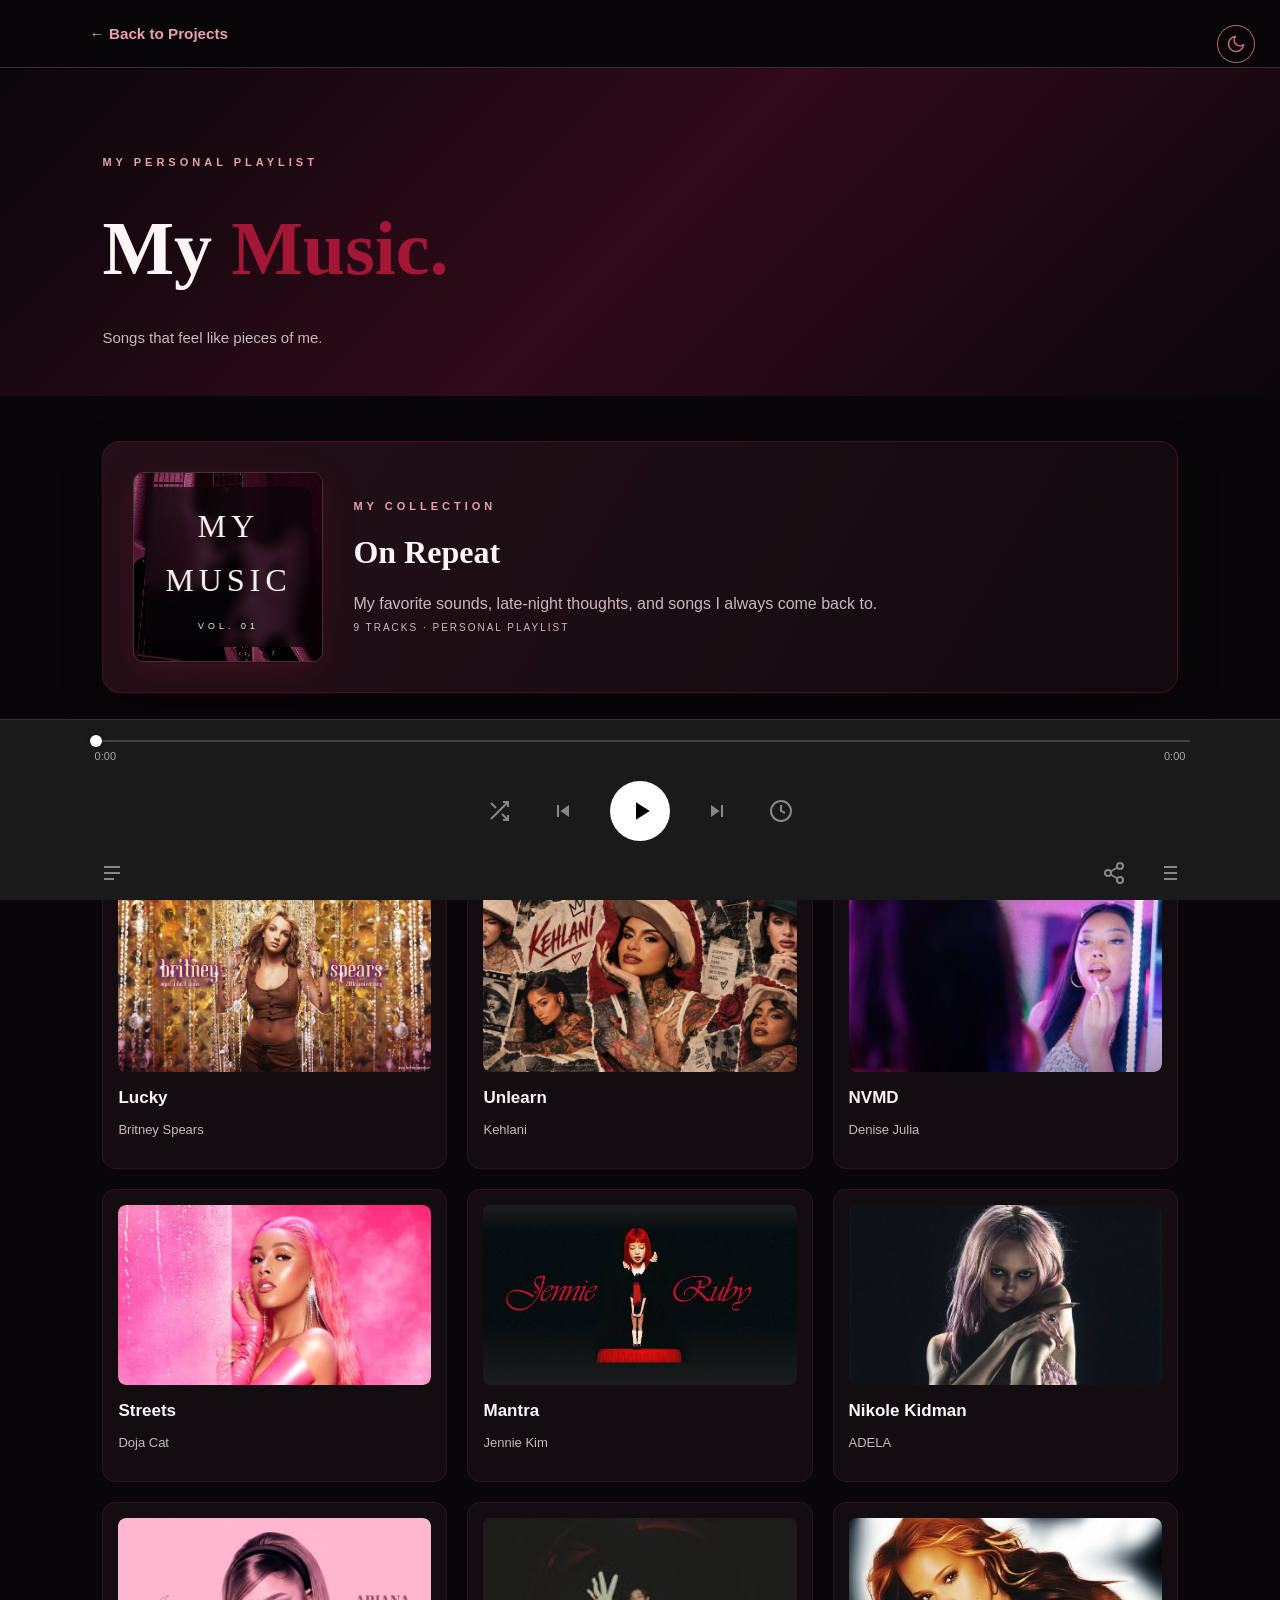
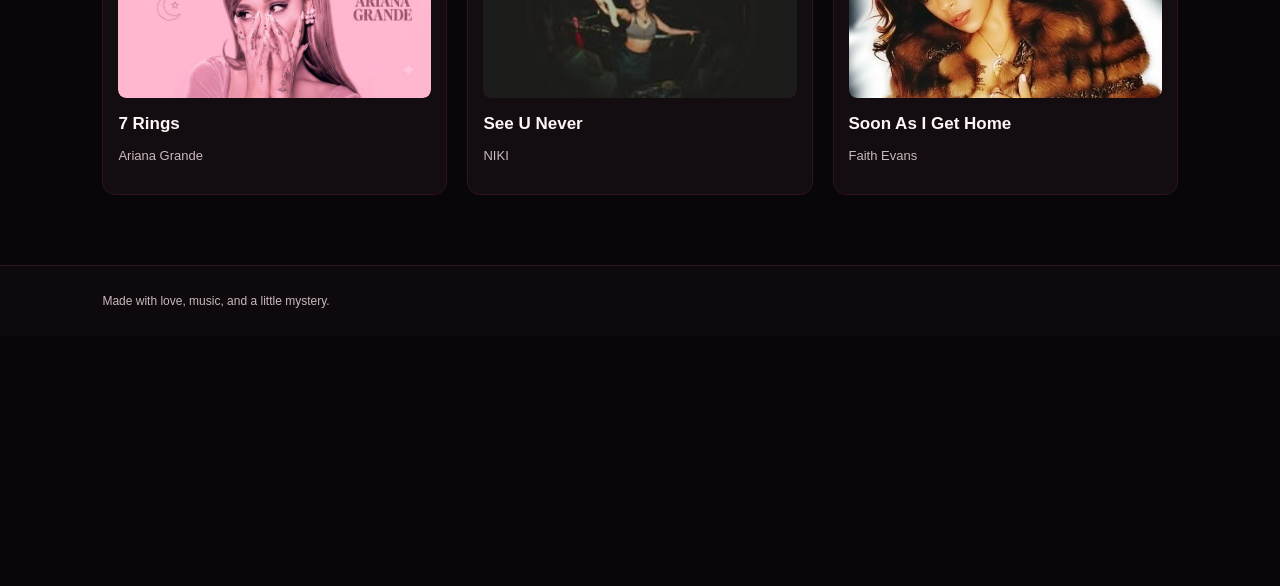
<file: index.html>
<!DOCTYPE html>
<html lang="en">
<head>
    <meta charset="UTF-8">
    <meta name="viewport" content="width=device-width, initial-scale=1.0">
    <title>My Music</title>
    <link rel="stylesheet" href="style.css">
    <link rel="stylesheet" href="music.css">
</head>
<body class="music-page">

<div style="padding: 20px 7%; background: rgba(9, 6, 9, 0.95); border-bottom: 1px solid rgba(232, 160, 176, 0.25); width: 100%;">
    <a href="https://dyanne-brtz.github.io/MY-PORTFOLIO-ITE/projects.html" style="color: #e8a0b0; text-decoration: none; font-size: 0.95rem; font-weight: bold; font-family: Arial, sans-serif;">← Back to Projects</a>
</div>

<div class="theme-toggle-container">
    <button id="theme-toggle" class="theme-toggle" aria-label="Toggle Theme">
        <svg id="moon-icon" xmlns="http://www.w3.org/2000/svg" width="20" height="20" viewBox="0 0 24 24" fill="none" stroke="currentColor" stroke-width="2" stroke-linecap="round" stroke-linejoin="round"><path d="M21 12.79A9 9 0 1 1 11.21 3 7 7 0 0 0 21 12.79z"></path></svg>
        <svg id="sun-icon" xmlns="http://www.w3.org/2000/svg" width="20" height="20" viewBox="0 0 24 24" fill="none" stroke="currentColor" stroke-width="2" stroke-linecap="round" stroke-linejoin="round" style="display: none;"><circle cx="12" cy="12" r="5"></circle><line x1="12" y1="1" x2="12" y2="3"></line><line x1="12" y1="21" x2="12" y2="23"></line><line x1="4.22" y1="4.22" x2="5.64" y2="5.64"></line><line x1="18.36" y1="18.36" x2="19.78" y2="19.78"></line><line x1="1" y1="12" x2="3" y2="12"></line><line x1="21" y1="12" x2="23" y2="12"></line><line x1="4.22" y1="19.78" x2="5.64" y2="18.36"></line><line x1="18.36" y1="5.64" x2="19.78" y2="4.22"></line></svg>
    </button>
</div>

    <header class="music-header">
        <div class="music-heading">
            <p class="music-eyebrow">MY PERSONAL PLAYLIST</p>
            <h1>My <span>Music.</span></h1>
            <p class="music-subtitle">Songs that feel like pieces of me.</p>
        </div>
    </header>

    <main class="music-container">
        <section class="music-intro">
            <div class="playlist-cover">
                 <img src="guitar.jpg" alt="Purple Guitar">
                  <div class="playlist-cover-text">
                      <span>MY</span>
                      <span>MUSIC</span>
                      <small>VOL. 01</small>
                 </div>
            </div>
            <div class="playlist-details">
                <p class="music-eyebrow">MY COLLECTION</p>
                <h2>On Repeat</h2>
                <p>My favorite sounds, late-night thoughts, and songs I always come back to.</p>
                <p class="song-count">9 TRACKS · PERSONAL PLAYLIST</p>
            </div>
        </section>

        <section class="music-library" id="music-library">
            <div class="music-section-heading">
                <div>
                    <p class="music-eyebrow">THE SOUNDTRACK</p>
                    <h2>My Favorite Songs</h2>
                </div>
                <span class="music-label">01 — 09</span>
            </div>

            <div class="music-grid">
                <article class="music-card" onclick="playSong('Britney Spears - Lucky (Lyrics).mp3', this)">
                     <div class="album-cover cover-1"><img src="01.jpg" alt="Lucky"></div>
                    <div class="song-info"><h3>Lucky</h3><p>Britney Spears</p></div>
                </article>
                <article class="music-card" onclick="playSong('Kehlani - Unlearn (Official Audio).mp3', this)">
                    <div class="album-cover cover-2"><img src="02.jpg" alt="Unlearn"></div>
                    <div class="song-info"><h3>Unlearn</h3><p>Kehlani</p></div>
                </article>
                <article class="music-card" onclick="playSong('Denise Julia - NVMD (Lyrics).mp3', this)">
                    <div class="album-cover cover-3"><img src="03.jpg" alt="NMVD"></div>
                    <div class="song-info"><h3>NVMD</h3><p>Denise Julia</p></div>
                </article>
                <article class="music-card" onclick="playSong('Doja Cat - Streets (Lyrics).mp3', this)">
                    <div class="album-cover cover-4"><img src="04.jpg" alt="Streets"></div>
                    <div class="song-info"><h3>Streets</h3><p>Doja Cat</p></div>
                </article>
                <article class="music-card" onclick="playSong('JENNIE Mantra Lyrics.mp3', this)">
                    <div class="album-cover cover-5"><img src="05.jpg" alt="Mantra"></div>
                    <div class="song-info"><h3>Mantra</h3><p>Jennie Kim</p></div>
                </article>
                <article class="music-card" onclick="playSong('ADÉLA - Nicole Kidman.mp3', this)">
                    <div class="album-cover cover-6"><img src="06.jpg" alt="Nikole Kidman"></div>
                    <div class="song-info"><h3>Nikole Kidman</h3><p>ADELA</p></div>
                </article>
                <article class="music-card" onclick="playSong('Ariana Grande - 7 rings (Lyrics).mp3', this)">
                    <div class="album-cover cover-7"><img src="07.jpg" alt="7 Rings"></div>
                    <div class="song-info"><h3>7 Rings</h3><p>Ariana Grande</p></div>
                </article>
                <article class="music-card" onclick="playSong('NIKI - SEE U NEVER (LYRICS).mp3', this)">
                    <div class="album-cover cover-8"><img src="08.jpg" alt="See U Never"></div>
                    <div class="song-info"><h3>See U Never</h3><p>NIKI</p></div>
                </article>
                <article class="music-card" onclick="playSong('Faith Evans - Soon as I Get Home (Throwback).mp3', this)">
                    <div class="album-cover cover-9"><img src="09.jpg" alt="Soon As I Get Home"></div>
                    <div class="song-info"><h3>Soon As I Get Home</h3><p>Faith Evans</p></div>
                </article>
            </div>
        </section>
    </main>

    <footer class="music-footer">
        <p>Made with love, music, and a little mystery.</p>
    </footer>

    <div class="bottom-player">
        <div class="player-progress-container">
            <input type="range" id="seek-bar" value="0" max="100" step="0.1">
        </div>
        <div class="player-time">
            <span id="current-time">0:00</span>
            <span id="total-time">0:00</span>
        </div>
        <div class="player-controls">
            <button class="icon-btn" id="shuffle-btn" title="Shuffle">
                <svg viewBox="0 0 24 24" fill="none" stroke="currentColor" stroke-width="2"><path d="M16 3h5v5M4 20L21 3M21 16v5h-5M15 15l6 6M4 4l5 5"/></svg>
            </button>
            <button class="icon-btn" id="prev-btn" title="Previous">
                <svg viewBox="0 0 24 24" fill="currentColor"><path d="M6 6h2v12H6zm3.5 6l8.5 6V6z"/></svg>
            </button>
            <button class="main-play-btn" id="main-play-btn" title="Play/Pause">
                <svg viewBox="0 0 24 24" fill="currentColor" id="main-play-icon"><path d="M8 5v14l11-7z"/></svg>
            </button>
            <button class="icon-btn" id="next-btn" title="Next">
                <svg viewBox="0 0 24 24" fill="currentColor"><path d="M6 18l8.5-6L6 6v12zM16 6v12h2V6h-2z"/></svg>
            </button>
            <button class="icon-btn" id="timer-btn" title="Sleep Timer">
                <svg viewBox="0 0 24 24" fill="none" stroke="currentColor" stroke-width="2"><circle cx="12" cy="12" r="10"/><path d="M12 6v6l4 2"/></svg>
            </button>
        </div>
        <div class="player-bottom-controls">
            <button class="icon-btn" title="Lyrics">
                <svg viewBox="0 0 24 24" fill="none" stroke="currentColor" stroke-width="2"><path d="M4 6h16M4 12h16M4 18h10"/></svg>
            </button>
            <div style="display: flex; gap: 20px;">
                <button class="icon-btn" title="Share">
                    <svg viewBox="0 0 24 24" fill="none" stroke="currentColor" stroke-width="2"><circle cx="18" cy="5" r="3"/><circle cx="6" cy="12" r="3"/><circle cx="18" cy="19" r="3"/><line x1="8.59" y1="13.51" x2="15.42" y2="17.49"/><line x1="15.41" y1="6.51" x2="8.59" y2="10.49"/></svg>
                </button>
                <button class="icon-btn" title="Queue">
                    <svg viewBox="0 0 24 24" fill="none" stroke="currentColor" stroke-width="2"><line x1="8" y1="6" x2="21" y2="6"/><line x1="8" y1="12" x2="21" y2="12"/><line x1="8" y1="18" x2="21" y2="18"/><line x1="3" y1="6" x2="3.01" y2="6"/><line x1="3" y1="12" x2="3.01" y2="12"/><line x1="3" y1="18" x2="3.01" y2="18"/></svg>
                </button>
            </div>
        </div>
    </div>

    <audio id="audio-player"></audio>

    <script>
        const audio = document.getElementById('audio-player');
        const mainPlayBtn = document.getElementById('main-play-btn');
        const mainPlayIcon = document.getElementById('main-play-icon');
        const seekBar = document.getElementById('seek-bar');
        const currentTimeEl = document.getElementById('current-time');
        const totalTimeEl = document.getElementById('total-time');
        const prevBtn = document.getElementById('prev-btn');
        const nextBtn = document.getElementById('next-btn');
        
        let currentSongIndex = -1;
        let songs = [
            'Britney Spears - Lucky (Lyrics).mp3',
            'Kehlani - Unlearn (Official Audio).mp3',
            'Denise Julia - NVMD (Lyrics).mp3',
            'Doja Cat - Streets (Lyrics).mp3',
            'JENNIE Mantra Lyrics.mp3',
            'ADÉLA - Nicole Kidman.mp3',
            'Ariana Grande - 7 rings (Lyrics).mp3',
            'NIKI - SEE U NEVER (LYRICS).mp3',
            'Faith Evans - Soon as I Get Home (Throwback).mp3'
        ];

        const playIcon = '<path d="M8 5v14l11-7z"/>';
        const pauseIcon = '<path d="M6 19h4V5H6v14zm8-14v14h4V5h-4z"/>';

        function playSong(src, cardElement) {
            const index = songs.indexOf(src);
            if (index !== -1) {
                currentSongIndex = index;
                audio.src = src;
                audio.play();
                mainPlayIcon.innerHTML = pauseIcon;
                
                document.querySelectorAll('.music-card').forEach(c => c.style.borderColor = '#30131e');
                if(cardElement) cardElement.style.borderColor = '#a41635';
            }
        }

        mainPlayBtn.addEventListener('click', () => {
            if (audio.paused) {
                if (!audio.src) {
                    playSong(songs[0]);
                } else {
                    audio.play();
                }
                mainPlayIcon.innerHTML = pauseIcon;
            } else {
                audio.pause();
                mainPlayIcon.innerHTML = playIcon;
            }
        });

        audio.addEventListener('timeupdate', () => {
            if (!isNaN(audio.duration)) {
                const progress = (audio.currentTime / audio.duration) * 100;
                seekBar.value = progress;
                currentTimeEl.textContent = formatTime(audio.currentTime);
                totalTimeEl.textContent = formatTime(audio.duration);
            }
        });

        seekBar.addEventListener('input', () => {
            const time = (seekBar.value / 100) * audio.duration;
            audio.currentTime = time;
        });

        audio.addEventListener('ended', () => {
            mainPlayIcon.innerHTML = playIcon;
            if (currentSongIndex < songs.length - 1) {
                playSong(songs[currentSongIndex + 1]);
            }
        });

        nextBtn.addEventListener('click', () => {
            if (currentSongIndex < songs.length - 1) {
                playSong(songs[currentSongIndex + 1]);
            }
        });

        prevBtn.addEventListener('click', () => {
            if (currentSongIndex > 0) {
                playSong(songs[currentSongIndex - 1]);
            }
        });

        function formatTime(seconds) {
            const min = Math.floor(seconds / 60);
            const sec = Math.floor(seconds % 60);
            return min + ':' + (sec < 10 ? '0' : '') + sec;
        }
    </script>

    <script src="theme.js"></script>
</body>
</html>
</file>
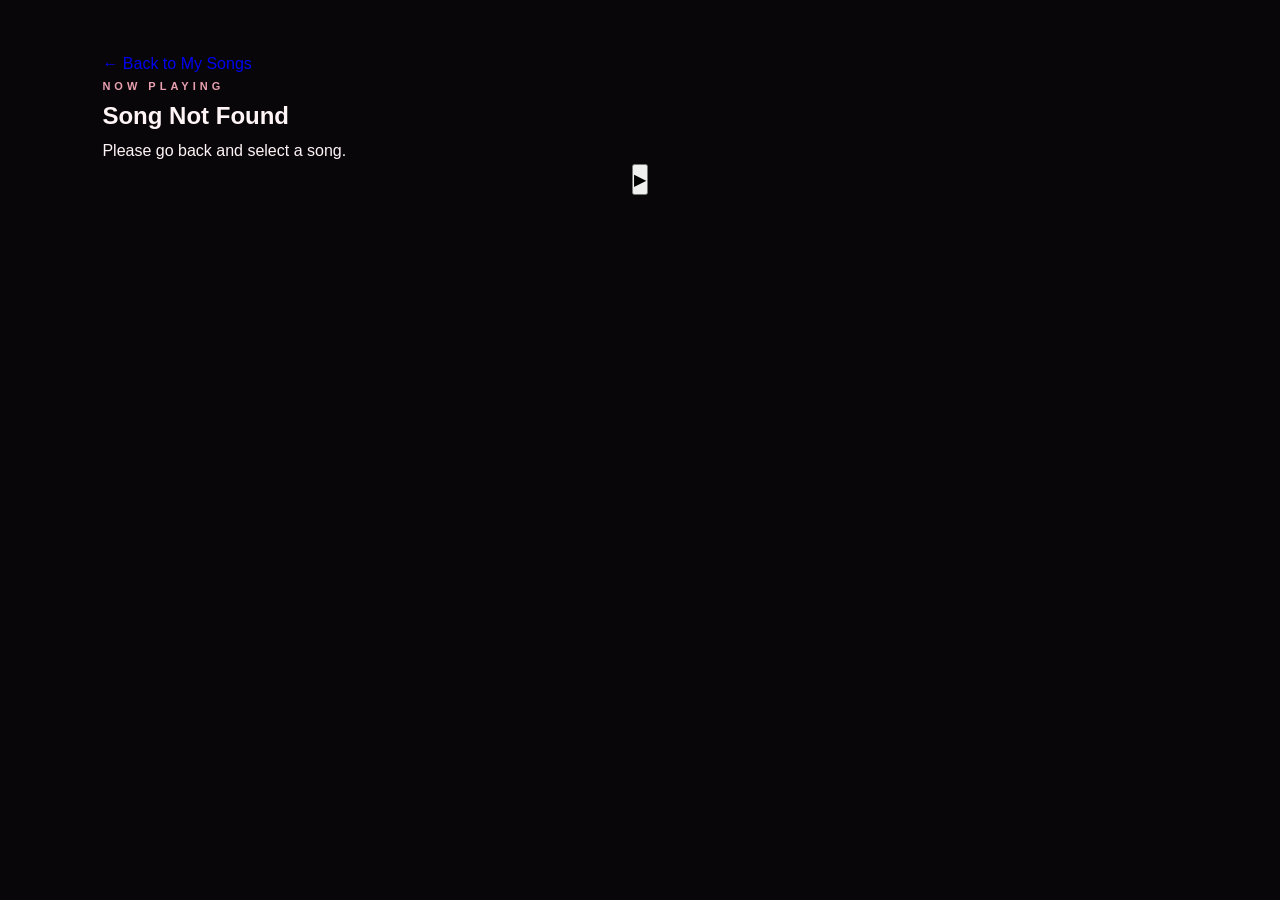
<file: lyrics.html>
<!DOCTYPE html>
<html lang="en">
<head>
    <meta charset="UTF-8">
    <meta name="viewport" content="width=device-width, initial-scale=1.0">
    <title>Lyrics</title>
    <link rel="stylesheet" href="style.css">
    <link rel="stylesheet" href="music.css">
</head>
<body class="music-page">

    <main class="music-container" style="padding-top: 50px;">
        <section class="lyrics-view" style="margin-top: 0; border: none; background: transparent; padding: 0;">
            <a href="index.html" class="lyrics-back" style="text-decoration: none; display: inline-block;">← Back to My Songs</a>

            <div class="lyrics-content">
                <div class="custom-player">
                    <audio id="audio-player"></audio>
                    <div class="player-info">
                        <p class="music-eyebrow">NOW PLAYING</p>
                        <h2 id="lyrics-title">Loading...</h2>
                        <p id="lyrics-artist">Loading...</p>
                    </div>
                    <div class="player-controls">
                        <button id="play-btn" class="ctrl-btn">▶</button>
                    </div>
                </div>
                <div class="lyrics-text" id="lyrics-text"></div>
            </div>
        </section>
    </main>

    <script src="music.js"></script>
</body>
</html>
</file>
<file: style.css>
* {
    margin: 0;
    padding: 0;
    box-sizing: border-box;
}

html {
    scroll-behavior: smooth;
}

body {
    min-height: 100vh;
    font-family: Arial, sans-serif;
    line-height: 1.7;
    transition: background 0.3s ease, color 0.3s ease;
}

a {
    text-decoration: none;
    transition: 0.3s ease;
}

img {
    max-width: 100%;
    display: block;
}

button, input {
    font: inherit;
}

.theme-toggle-container {
    position: fixed;
    top: 25px;
    right: 25px;
    z-index: 999;
}

.theme-toggle {
    background: transparent;
    border: 1px solid #c16a78;
    color: #c16a78;
    width: 38px;
    height: 38px;
    border-radius: 50%;
    cursor: pointer;
    display: flex;
    align-items: center;
    justify-content: center;
    transition: 0.3s ease;
}

.theme-toggle:hover {
    background: #c16a78;
    color: #100d0e;
    transform: scale(1.1);
}

body.light-mode {
    background-color: #f4f4f9 !important;
    color: #1a1a1a !important;
}

body.light-mode .music-page {
    background: #f4f4f9 !important;
    color: #1a1a1a !important;
}

body.light-mode .music-header {
    background: #f4f4f9 !important;
    border-bottom: 1px solid rgba(164, 22, 53, 0.2) !important;
}

body.light-mode .music-heading h1,
body.light-mode .playlist-details h2,
body.light-mode .music-section-heading h2 {
    color: #1a1a1a !important;
}

body.light-mode .music-heading h1 span {
    color: #a41635 !important;
}

body.light-mode .music-subtitle,
body.light-mode .playlist-details p:not(.music-eyebrow) {
    color: #555 !important;
}

body.light-mode .music-intro {
    background: #ffffff !important;
    border-color: rgba(164, 22, 53, 0.3) !important;
}

body.light-mode .music-card {
    background: #ffffff !important;
    border-color: rgba(164, 22, 53, 0.3) !important;
}

body.light-mode .song-info p {
    color: #555 !important;
}

body.light-mode .lyrics-button {
    color: #a41635 !important;
    border-color: #a41635 !important;
}

body.light-mode .lyrics-button:hover {
    background: #a41635 !important;
    color: #ffffff !important;
}

body.light-mode .custom-player {
    background: #ffffff !important;
    border-color: rgba(164, 22, 53, 0.3) !important;
}

body.light-mode .player-info p:last-child {
    color: #555 !important;
}

body.light-mode .lyrics-back {
    color: #a41635 !important;
    border-color: #a41635 !important;
}

body.light-mode .music-footer {
    background: #ffffff !important;
    color: #555 !important;
    border-top: 1px solid rgba(164, 22, 53, 0.2) !important;
}

body.light-mode .theme-toggle {
    background: rgba(255, 255, 255, 0.8);
    border-color: #8b2635;
    color: #8b2635;
}
</file>
<file: music.css>
.music-page { background: #090609; color: #fff5f7; font-family: Arial, sans-serif; min-height: 100vh; padding-bottom: 250px; }
.music-page .music-header { padding: 30px 8% 45px; background: linear-gradient(135deg, #090609, #310b1a, #090609); }
.music-back, .music-footer a { color: #e8a0b0; text-decoration: none; transition: color 0.3s ease; }
.music-heading { margin-top: 55px; }
.music-eyebrow { color: #e8a0b0; font-size: 11px; letter-spacing: 4px; font-weight: bold; }
.music-heading h1 { font-size: clamp(42px, 7vw, 76px); margin: 12px 0; font-family: "Playfair Display", Georgia, serif; }
.music-heading h1 span { color: #a41635; }
.music-subtitle { color: #c9b9bf; font-size: 15px; }
.music-container { width: 84%; max-width: 1200px; margin: 0 auto; padding: 45px 0 70px; }
.music-intro { display: flex; align-items: center; gap: 30px; padding: 30px; margin-bottom: 65px; border: 1px solid rgba(164, 22, 53, 0.35); border-radius: 18px; background: linear-gradient(120deg, #241018, #110a0e); box-shadow: 0 15px 40px rgba(0, 0, 0, 0.3); }
.playlist-cover { width: 190px; height: 190px; flex-shrink: 0; position: relative; overflow: hidden; border: 1px solid rgba(255, 245, 247, 0.15); border-radius: 10px; box-shadow: 0 10px 35px rgba(164, 22, 53, 0.2); }
.playlist-cover img { position: absolute; top: 0; left: 0; width: 100%; height: 100%; object-fit: cover; z-index: 1; }
.playlist-cover-text { position: absolute; top: 50%; left: 50%; transform: translate(-50%, -50%); z-index: 2; display: flex; flex-direction: column; align-items: center; text-align: center; background: rgba(9, 6, 9, 0.65); padding: 12px 20px; border-radius: 10px; backdrop-filter: blur(4px); }
.playlist-cover span { font-family: "Playfair Display", Georgia, serif; font-size: 32px; letter-spacing: 5px; }
.playlist-cover small { margin-top: 12px; letter-spacing: 4px; font-size: 9px; }
.playlist-details h2, .music-section-heading h2 { font-family: "Playfair Display", Georgia, serif; font-size: 32px; margin: 10px 0; }
.playlist-details p:not(.music-eyebrow) { color: #c9b9bf; line-height: 1.8; }
.playlist-details .song-count { font-size: 10px; letter-spacing: 2px; color: #e8a0b0; }
.music-section-heading { display: flex; justify-content: space-between; align-items: center; margin-bottom: 25px; }
.music-label { color: #a41635; font-size: 12px; letter-spacing: 2px; }
.music-grid { display: grid; grid-template-columns: repeat(3, minmax(0, 1fr)); gap: 20px; }
.music-card { min-width: 0; padding: 15px; background: #130c10; border: 1px solid #30131e; border-radius: 13px; transition: transform 0.3s ease, border-color 0.3s ease; cursor: pointer; }
.music-card:hover { transform: translateY(-5px); border-color: #a41635; }
.album-cover { height: 180px; display: flex; justify-content: center; align-items: center; background: linear-gradient(145deg, #4a1428, #160b11 75%); border-radius: 8px; overflow: hidden; }
.album-cover img { width: 100%; height: 100%; object-fit: cover; border-radius: 8px; }
.song-info { padding: 12px 0; }
.song-info h3 { margin: 0 0 6px; font-size: 17px; overflow-wrap: anywhere; }
.song-info p { margin: 0; color: #c9b9bf; font-size: 13px; }
.music-footer { padding: 25px 8%; display: flex; justify-content: space-between; gap: 15px; background: #0e090c; border-top: 1px solid #30131e; color: #c9b9bf; font-size: 12px; }

.bottom-player {
    position: fixed;
    bottom: 0;
    left: 0;
    width: 100%;
    background: #1a1a1a;
    padding: 20px 7% 10px;
    box-sizing: border-box;
    z-index: 9999;
    border-top: 1px solid #333;
    font-family: Arial, sans-serif;
}
.player-progress-container {
    width: 100%;
    height: 2px;
    background: #444;
    position: relative;
    margin-bottom: 5px;
    cursor: pointer;
    border-radius: 2px;
}
#seek-bar {
    -webkit-appearance: none;
    width: 100%;
    position: absolute;
    top: -6px;
    left: 0;
    height: 14px;
    background: transparent;
    outline: none;
    margin: 0;
}
#seek-bar::-webkit-slider-thumb {
    -webkit-appearance: none;
    width: 12px;
    height: 12px;
    border-radius: 50%;
    background: #fff;
    cursor: pointer;
    box-shadow: 0 0 5px rgba(0,0,0,0.5);
}
.player-time {
    display: flex;
    justify-content: space-between;
    color: #aaa;
    font-size: 11px;
    margin-bottom: 15px;
    padding: 0 5px;
}
.player-controls {
    display: flex;
    justify-content: center;
    align-items: center;
    gap: 30px;
    margin-bottom: 15px;
}
.icon-btn {
    background: transparent;
    border: none;
    color: #888;
    cursor: pointer;
    display: flex;
    align-items: center;
    justify-content: center;
    transition: color 0.2s;
    padding: 5px;
}
.icon-btn:hover { color: #fff; }
.icon-btn svg { width: 24px; height: 24px; }
.main-play-btn {
    background: #fff;
    border: none;
    width: 60px;
    height: 60px;
    border-radius: 50%;
    display: flex;
    align-items: center;
    justify-content: center;
    cursor: pointer;
    color: #000;
    transition: transform 0.2s;
}
.main-play-btn:hover { transform: scale(1.05); }
.main-play-btn svg { width: 30px; height: 30px; margin-left: 2px; }
.player-bottom-controls {
    display: flex;
    justify-content: space-between;
    align-items: center;
    padding: 0 5px;
}
@media (max-width: 850px) { .music-grid { grid-template-columns: repeat(2, minmax(0, 1fr)); } .music-container { width: 90%; } .album-cover { height: 160px; } }
@media (max-width: 550px) { .music-intro { flex-direction: column; align-items: flex-start; padding: 20px; } .playlist-cover { width: 100%; height: 220px; } .music-grid { grid-template-columns: 1fr; } .album-cover { height: 220px; } .music-section-heading h2 { font-size: 25px; } .music-footer { flex-direction: column; } .player-controls { gap: 20px; } }
</file>
